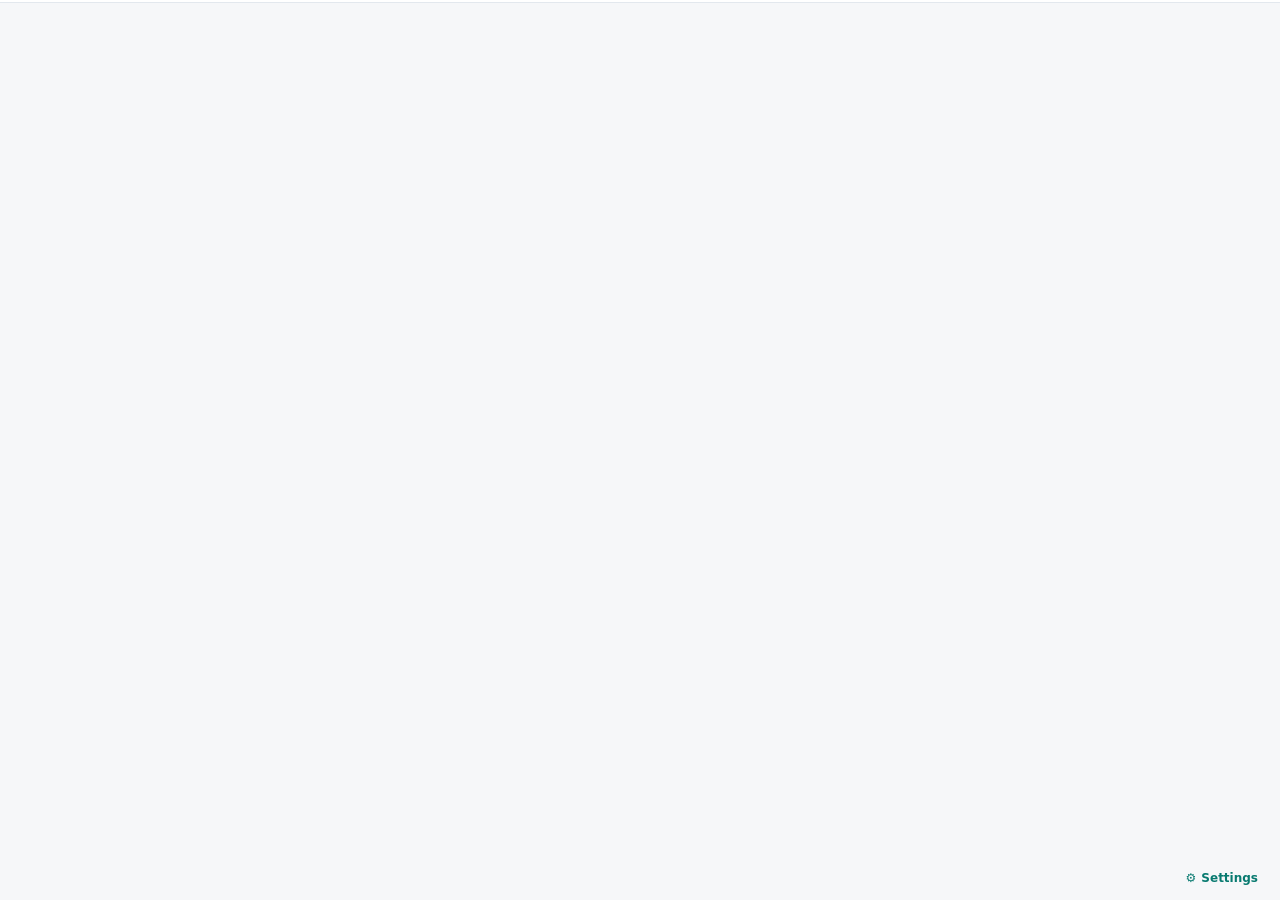
<file: sidepanel/index.html>
<!doctype html>
<html lang="en">
<head>
  <meta charset="utf-8" />
  <meta name="viewport" content="width=device-width, initial-scale=1" />
  <title>Lingua</title>
  <link rel="stylesheet" href="sidepanel.css" />
</head>
<body>
  <nav class="tabs" id="tabs" role="tablist" aria-label="Lingua tools"></nav>

  <main id="panels"></main>

  <footer class="app-footer">
    <button type="button" class="settings-button" id="settings-button" aria-expanded="false" aria-controls="settings-sheet">⚙ <span>Settings</span></button>
  </footer>

  <section class="settings-sheet" id="settings-sheet" role="dialog" aria-modal="false" aria-labelledby="settings-title" hidden>
    <div class="settings-head"><h2 id="settings-title">Settings</h2><button type="button" class="icon-btn" id="settings-close" aria-label="Close settings">×</button></div>
    <div class="settings-field settings-language-field">
      <div class="settings-field-head">
        <span id="interface-language-label">Interface language</span>
        <span class="settings-download" id="definition-download" hidden>
          <button type="button" id="definition-download-button">Download</button>
          <span id="definition-download-status" role="status" aria-live="polite"></span>
        </span>
      </div>
      <select id="interface-language" aria-labelledby="interface-language-label"></select>
    </div>
    <label class="settings-field"><span id="text-size-label">Text size</span><input id="text-size" type="range" min="0.8" max="1.4" step="0.01" value="1" /><span class="size-labels"><span id="smaller-label">Smaller</span><span id="larger-label">Larger</span></span></label>
    <div class="settings-actions"><button type="button" class="theme-toggle" id="theme-toggle" aria-pressed="false">Dark mode</button></div>
    <a id="feedback-link" href="#" target="_blank" rel="noopener">Send feedback</a>
  </section>

  <script type="module" src="sidepanel.js"></script>
</body>
</html>
</file>
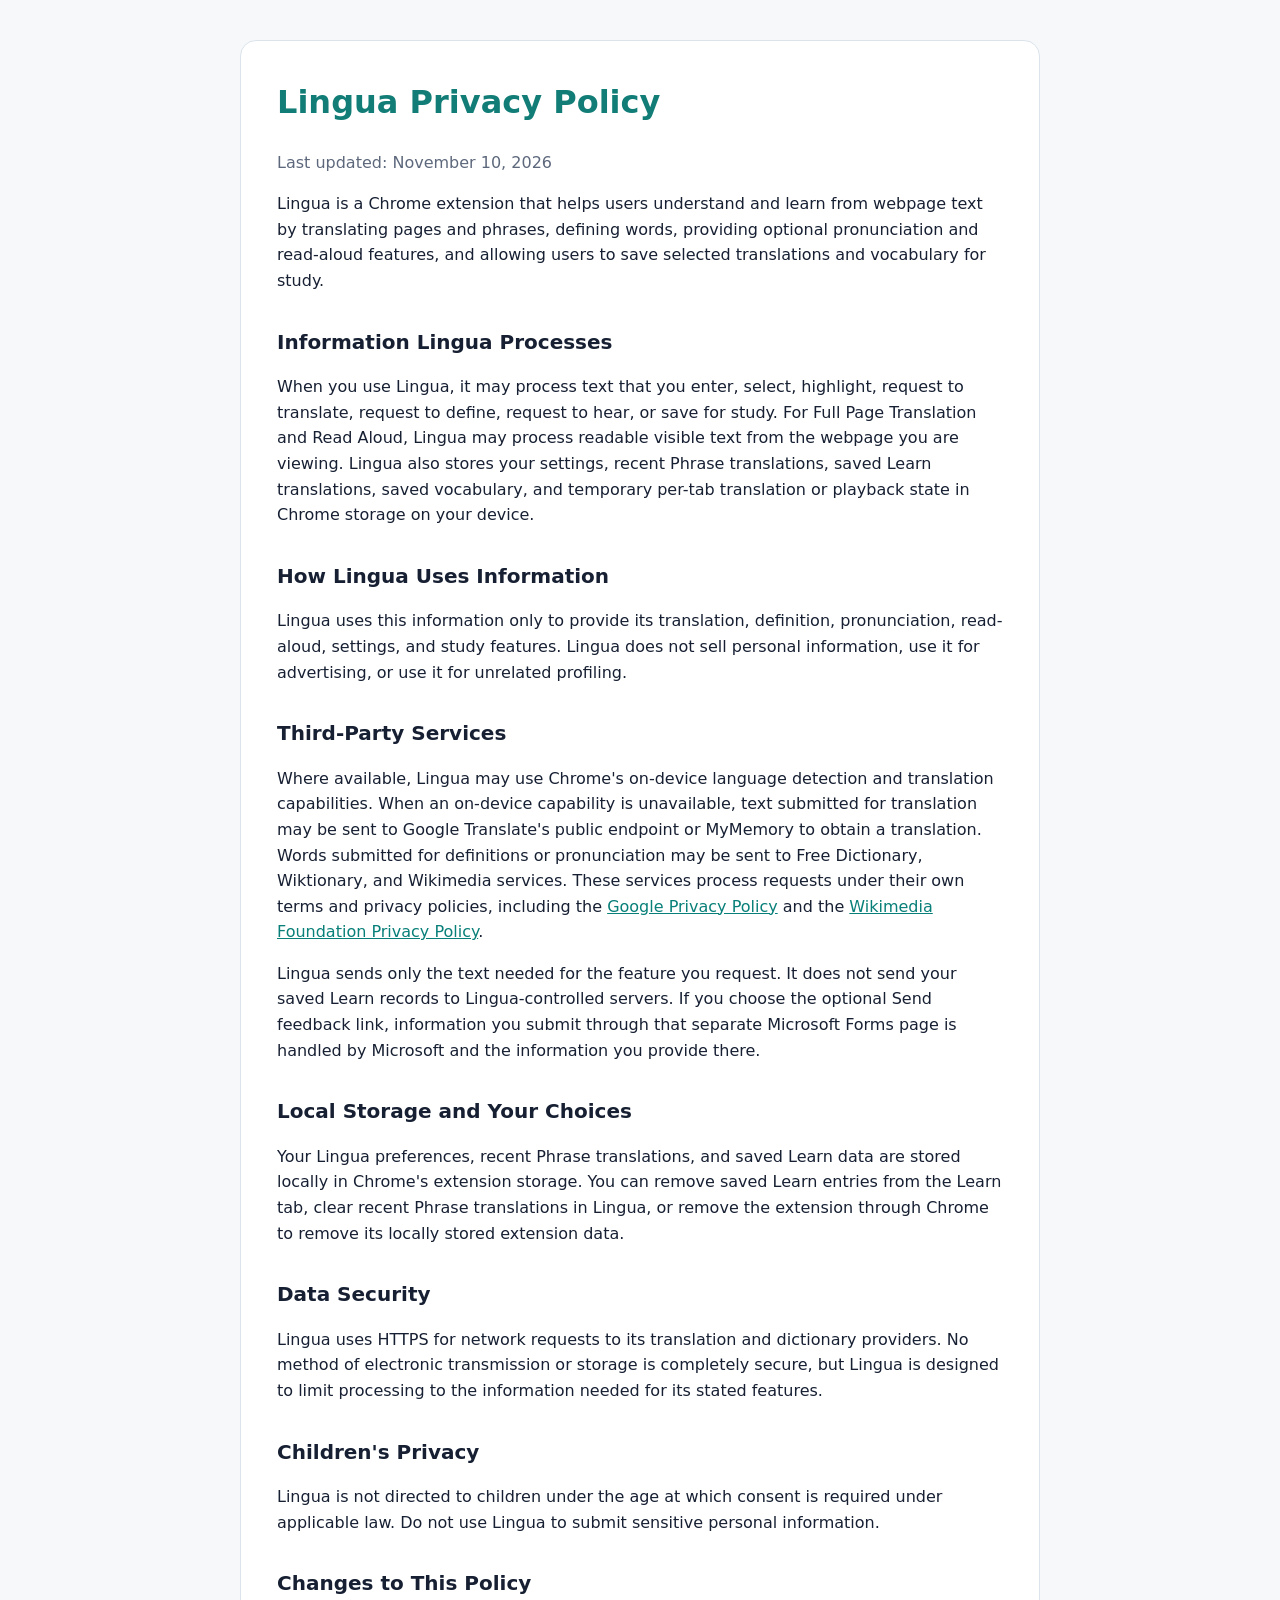
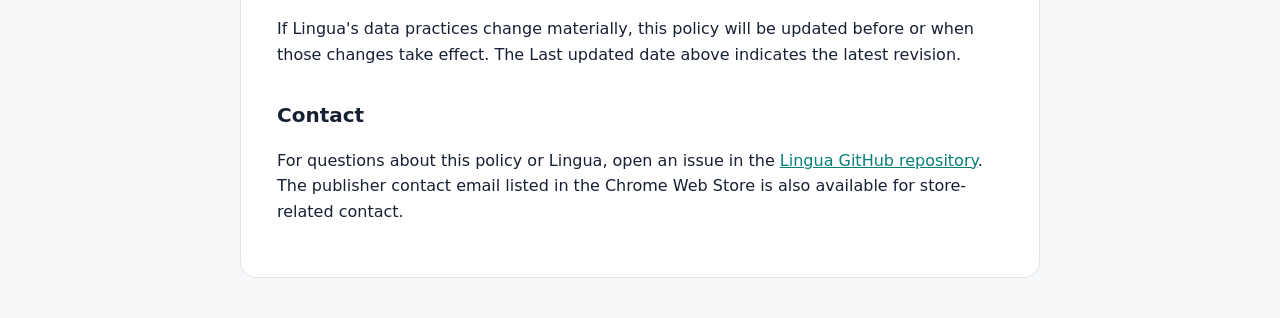
<file: privacy-policy.html>
<!doctype html>
<html lang="en">
<head>
  <meta charset="utf-8">
  <meta name="viewport" content="width=device-width, initial-scale=1">
  <title>Lingua Privacy Policy</title>
  <style>
    :root { color-scheme: light dark; font-family: system-ui, -apple-system, BlinkMacSystemFont, "Segoe UI", sans-serif; }
    body { margin: 0; background: #f6f8fa; color: #172033; line-height: 1.6; }
    main { box-sizing: border-box; max-width: 800px; margin: 40px auto; padding: 36px; background: #fff; border: 1px solid #dce3eb; border-radius: 16px; }
    h1 { margin-top: 0; color: #117d76; }
    h2 { margin-top: 2rem; color: #172033; font-size: 1.25rem; }
    a { color: #087f78; }
    .updated { color: #5d687c; }
    @media (prefers-color-scheme: dark) {
      body { background: #111827; color: #e8edf5; }
      main { background: #1f2937; border-color: #3b4658; }
      h1, h2 { color: #57ddd3; }
      .updated { color: #b5c0d1; }
    }
  </style>
</head>
<body>
  <main>
    <h1>Lingua Privacy Policy</h1>
    <p class="updated">Last updated: November 10, 2026</p>

    <p>Lingua is a Chrome extension that helps users understand and learn from webpage text by translating pages and phrases, defining words, providing optional pronunciation and read-aloud features, and allowing users to save selected translations and vocabulary for study.</p>

    <h2>Information Lingua Processes</h2>
    <p>When you use Lingua, it may process text that you enter, select, highlight, request to translate, request to define, request to hear, or save for study. For Full Page Translation and Read Aloud, Lingua may process readable visible text from the webpage you are viewing. Lingua also stores your settings, recent Phrase translations, saved Learn translations, saved vocabulary, and temporary per-tab translation or playback state in Chrome storage on your device.</p>

    <h2>How Lingua Uses Information</h2>
    <p>Lingua uses this information only to provide its translation, definition, pronunciation, read-aloud, settings, and study features. Lingua does not sell personal information, use it for advertising, or use it for unrelated profiling.</p>

    <h2>Third-Party Services</h2>
    <p>Where available, Lingua may use Chrome's on-device language detection and translation capabilities. When an on-device capability is unavailable, text submitted for translation may be sent to Google Translate's public endpoint or MyMemory to obtain a translation. Words submitted for definitions or pronunciation may be sent to Free Dictionary, Wiktionary, and Wikimedia services. These services process requests under their own terms and privacy policies, including the <a href="https://policies.google.com/privacy">Google Privacy Policy</a> and the <a href="https://foundation.wikimedia.org/wiki/Policy:Privacy_policy">Wikimedia Foundation Privacy Policy</a>.</p>

    <p>Lingua sends only the text needed for the feature you request. It does not send your saved Learn records to Lingua-controlled servers. If you choose the optional Send feedback link, information you submit through that separate Microsoft Forms page is handled by Microsoft and the information you provide there.</p>

    <h2>Local Storage and Your Choices</h2>
    <p>Your Lingua preferences, recent Phrase translations, and saved Learn data are stored locally in Chrome's extension storage. You can remove saved Learn entries from the Learn tab, clear recent Phrase translations in Lingua, or remove the extension through Chrome to remove its locally stored extension data.</p>

    <h2>Data Security</h2>
    <p>Lingua uses HTTPS for network requests to its translation and dictionary providers. No method of electronic transmission or storage is completely secure, but Lingua is designed to limit processing to the information needed for its stated features.</p>

    <h2>Children's Privacy</h2>
    <p>Lingua is not directed to children under the age at which consent is required under applicable law. Do not use Lingua to submit sensitive personal information.</p>

    <h2>Changes to This Policy</h2>
    <p>If Lingua's data practices change materially, this policy will be updated before or when those changes take effect. The Last updated date above indicates the latest revision.</p>

    <h2>Contact</h2>
    <p>For questions about this policy or Lingua, open an issue in the <a href="https://github.com/Efrens77/lingua-extension/issues">Lingua GitHub repository</a>. The publisher contact email listed in the Chrome Web Store is also available for store-related contact.</p>
  </main>
</body>
</html>
</file>
<file: sidepanel/sidepanel.css>
:root {
  --ui-scale: 1;
  font-size: calc(16px * var(--ui-scale));
  --bg: #f6f7f9;
  --surface: #ffffff;
  --border: #e3e8ee;
  --text: #121826;
  --text-2: #4a5568;
  --muted: #8a94a6;
  --teal: #0b9488;
  --teal-strong: #087a70;
  --teal-tint: #ecfbf8;
  --teal-line: #9eebdc;
  --danger: #b42318;
  --danger-tint: #fef3f2;
  --radius: 14px;
  color-scheme: light;
}

:root[data-theme="dark"] {
  --bg: #111827;
  --surface: #1f2937;
  --border: #374151;
  --text: #f3f4f6;
  --text-2: #d1d5db;
  --muted: #9ca3af;
  --teal: #2dd4bf;
  --teal-strong: #5eead4;
  --teal-tint: #123b3a;
  --teal-line: #28756f;
  --danger: #fca5a5;
  --danger-tint: #4a1d22;
  color-scheme: dark;
}

* { box-sizing: border-box; }
[hidden] { display: none !important; }

html, body { height: 100%; }
body {
  margin: 0;
  background: var(--bg);
  color: var(--text);
  font: 0.875rem/1.45 system-ui, -apple-system, "Segoe UI", Roboto, sans-serif;
  display: flex;
  flex-direction: column;
}

button, select, textarea { font: inherit; color: inherit; }
button { cursor: pointer; }
:focus-visible { outline: 2px solid var(--teal); outline-offset: 2px; }

.theme-toggle {
  padding: 5px 9px; border: 1px solid var(--border); border-radius: 7px;
  background: var(--bg); color: var(--text-2); font-size: 0.75rem; font-weight: 600;
}
.theme-toggle:hover { border-color: var(--teal); color: var(--teal-strong); }
.theme-toggle[aria-pressed="true"] { background: var(--teal-tint); border-color: var(--teal-line); color: var(--teal-strong); }

.tabs {
  display: flex; gap: 4px; padding: 2px 14px 0; background: var(--surface);
  border-bottom: 1px solid var(--border);
}
.tab {
  background: none; border: 0; border-bottom: 3px solid transparent; padding: 9px 6px 8px;
  font-weight: 600; color: var(--text-2); margin-right: 8px;
}
.tab[aria-selected="true"] { color: var(--teal); border-bottom-color: var(--teal); }
.tab:disabled { color: var(--muted); font-weight: 500; cursor: default; opacity: 0.7; }

#panels { flex: 1; overflow-y: auto; }
.panel { padding: 14px 14px 8px; display: flex; flex-direction: column; gap: 12px; }

.app-footer { display: flex; align-items: center; justify-content: flex-end; gap: 10px; padding: 8px 16px 12px; font-size: 0.75rem; }
.app-footer a { color: var(--teal-strong); font-weight: 600; }
.settings-button { display: inline-flex; align-items: center; gap: 5px; border: 0; background: none; color: var(--teal-strong); font-weight: 700; }
.settings-sheet { position: fixed; z-index: 10; left: 8px; right: 8px; bottom: 8px; max-height: min(390px, 70vh); overflow: auto; padding: 14px; border: 1px solid var(--border); border-radius: var(--radius); background: var(--surface); box-shadow: 0 10px 28px rgba(0,0,0,.22); }
.settings-head { display: flex; align-items: center; justify-content: space-between; gap: 12px; }
.settings-head h2 { margin: 0; font-size: 1rem; }
.settings-field { display: block; margin-top: 14px; font-weight: 600; color: var(--text-2); }
.settings-field-head { display: flex; align-items: center; justify-content: space-between; gap: 10px; }
.settings-field select, .settings-field input { width: 100%; margin-top: 6px; }
.settings-field select { padding: 8px; border: 1px solid var(--border); border-radius: 8px; background: var(--bg); }
.settings-download { display: inline-flex; align-items: center; gap: 6px; min-width: 0; font-size: .75rem; }
.settings-download button { padding: 0; border: 0; background: none; color: var(--teal-strong); font: inherit; font-size: inherit; font-weight: 700; text-decoration: underline; }
.settings-download button:hover:not(:disabled) { color: var(--teal); }
.settings-download button:disabled { cursor: default; color: var(--muted); text-decoration: none; }
.settings-download span { color: var(--muted); font-size: .75rem; }
.size-labels { display: flex; justify-content: space-between; font-size: 0.6875rem; font-weight: 500; color: var(--muted); }
.settings-actions { display: flex; justify-content: flex-start; margin-top: 14px; }
.settings-sheet > a { display: inline-block; margin-top: 8px; color: var(--teal-strong); font-weight: 700; }

@media (prefers-reduced-motion: reduce) {
  * { transition: none !important; animation: none !important; }
}
</file>
